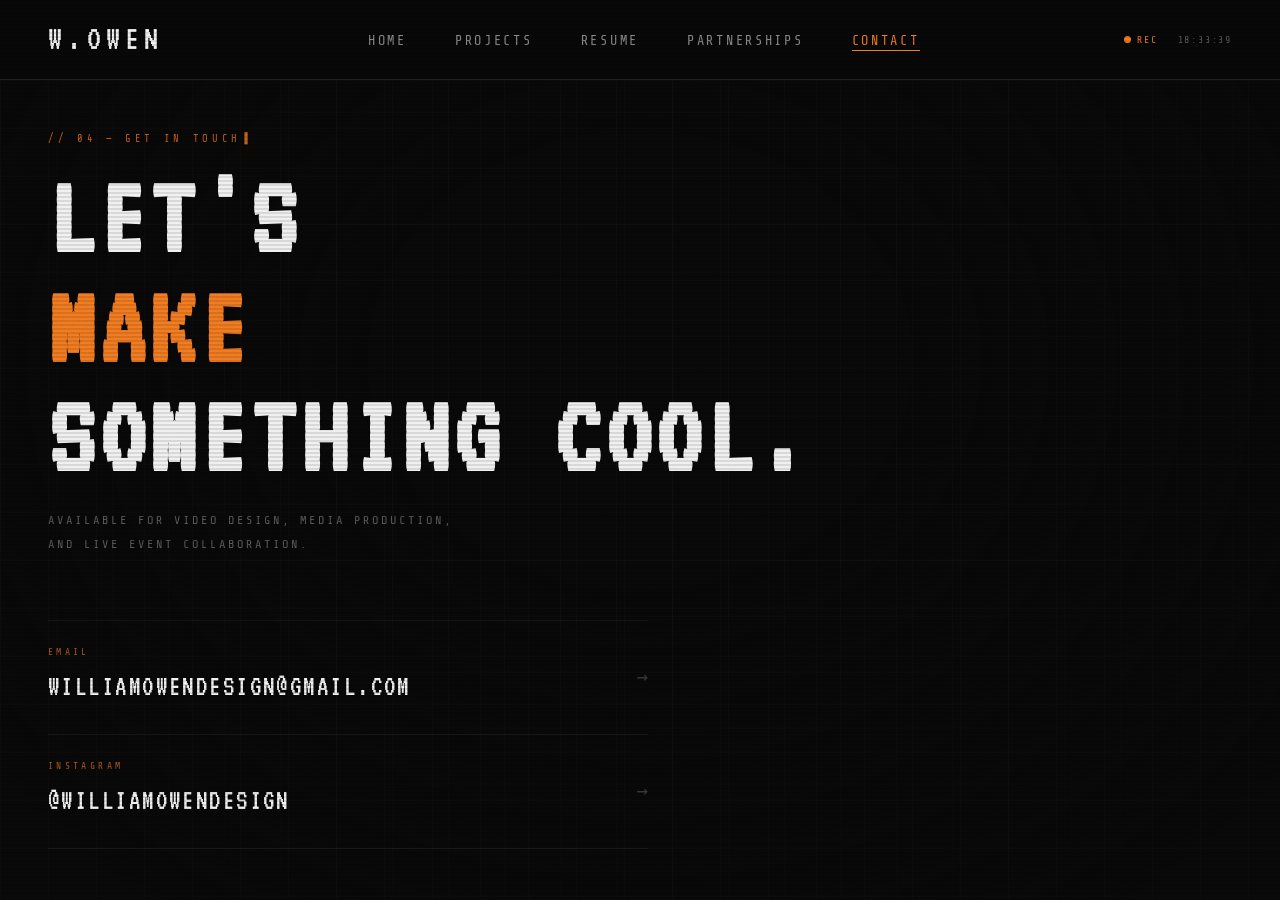
<file: contact.html>
<!DOCTYPE html>
<html lang="en">
<head>
  <meta charset="UTF-8" />
  <meta name="viewport" content="width=device-width, initial-scale=1.0" />
  <title>Contact — William Owen</title>
  <meta name="description" content="Video designer and production manager. Live theatre, projection mapping, and media integration in New York City." />

  <!-- Link preview (Open Graph + Twitter) -->
  <meta property="og:type" content="website" />
  <meta property="og:url" content="https://william-owen.com/contact.html" />
  <meta property="og:title" content="William Owen Design" />
  <meta property="og:description" content="Video designer and production manager. Live theatre, projection mapping, and media integration in New York City." />
  <meta property="og:image" content="https://william-owen.com/assets/images/og-image.png" />
  <meta property="og:image:width" content="1200" />
  <meta property="og:image:height" content="630" />
  <meta name="twitter:card" content="summary_large_image" />
  <meta name="twitter:title" content="William Owen Design" />
  <meta name="twitter:description" content="Video designer and production manager. Live theatre, projection mapping, and media integration in New York City." />
  <meta name="twitter:image" content="https://william-owen.com/assets/images/og-image.png" />

  <link rel="stylesheet" href="css/base.css" />
  <link rel="stylesheet" href="css/contact.css" />
</head>
<body>

  <nav>
    <a href="index.html" class="nav-logo glitch" data-text="W.OWEN">W.OWEN</a>
    <ul class="nav-links">
      <li><a href="index.html">Home</a></li>
      <li><a href="projects.html">Projects</a></li>
      <li><a href="resume.html">Resume</a></li>
      <li><a href="partnerships.html">Partnerships</a></li>
      <li><a href="contact.html">Contact</a></li>
    </ul>
    <div class="nav-status">
      <span class="rec">REC</span>
      <span data-clock>00:00:00</span>
    </div>
  </nav>

  <div class="bg-grid"></div>

  <div class="page-wrapper">
    <section class="contact-hero">
      <div class="contact-grid-bg"></div>

      <span class="section-label">// 04 — Get in touch</span>

      <h1>Let's<br><span>Make</span><br>Something Cool.</h1>

      <p class="contact-tagline">
        Available for video design, media production,<br>
        and live event collaboration.
      </p>

      <div class="contact-links">

        <a href="mailto:williamowendesign@gmail.com" class="contact-link-item">
          <div class="contact-link-left">
            <span class="contact-link-platform">Email</span>
            <span class="contact-link-handle">williamowendesign@gmail.com</span>
          </div>
          <span class="contact-link-arrow">→</span>
        </a>

        <a href="https://instagram.com/williamowendesign" target="_blank" rel="noopener" class="contact-link-item">
          <div class="contact-link-left">
            <span class="contact-link-platform">Instagram</span>
            <span class="contact-link-handle">@williamowendesign</span>
          </div>
          <span class="contact-link-arrow">→</span>
        </a>

      </div>
    </section>
  </div>

  <script src="js/nav.js"></script>
  <script src="js/fx.js"></script>
</body>
</html>
</file>
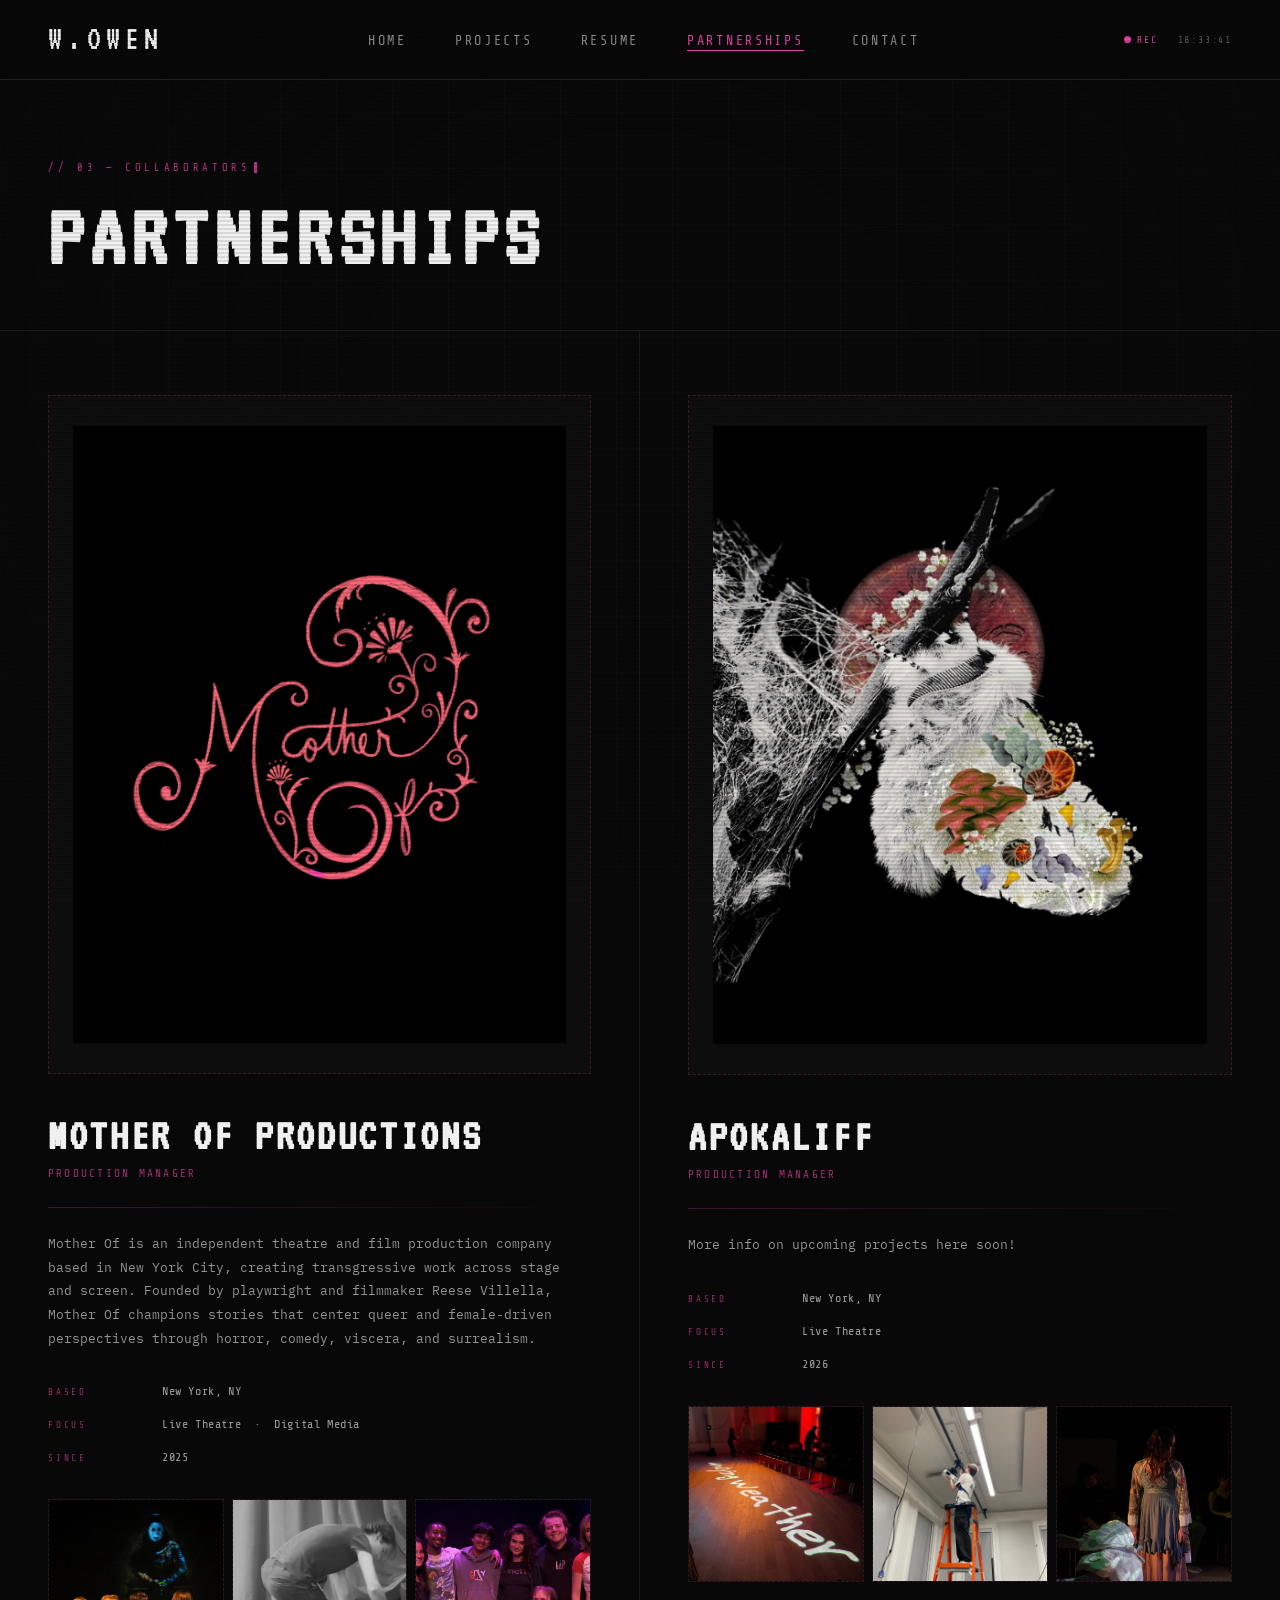
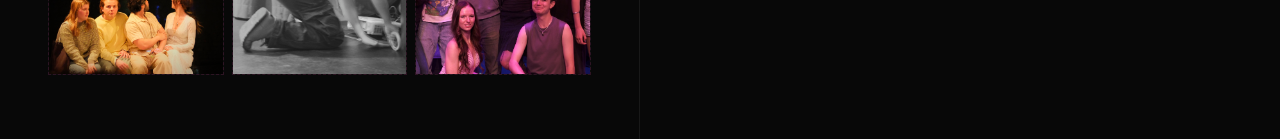
<file: partnerships.html>
<!DOCTYPE html>
<html lang="en">
<head>
  <meta charset="UTF-8" />
  <meta name="viewport" content="width=device-width, initial-scale=1.0" />
  <title>Partnerships — William Owen</title>
  <meta name="description" content="Video designer and production manager. Live theatre, projection mapping, and media integration in New York City." />

  <!-- Link preview (Open Graph + Twitter) -->
  <meta property="og:type" content="website" />
  <meta property="og:url" content="https://william-owen.com/partnerships.html" />
  <meta property="og:title" content="William Owen Design" />
  <meta property="og:description" content="Video designer and production manager. Live theatre, projection mapping, and media integration in New York City." />
  <meta property="og:image" content="https://william-owen.com/assets/images/og-image.png" />
  <meta property="og:image:width" content="1200" />
  <meta property="og:image:height" content="630" />
  <meta name="twitter:card" content="summary_large_image" />
  <meta name="twitter:title" content="William Owen Design" />
  <meta name="twitter:description" content="Video designer and production manager. Live theatre, projection mapping, and media integration in New York City." />
  <meta name="twitter:image" content="https://william-owen.com/assets/images/og-image.png" />

  <link rel="stylesheet" href="css/base.css" />
  <link rel="stylesheet" href="css/partnerships.css" />
</head>
<body>

  <nav>
    <a href="index.html" class="nav-logo glitch" data-text="W.OWEN">W.OWEN</a>
    <ul class="nav-links">
      <li><a href="index.html">Home</a></li>
      <li><a href="projects.html">Projects</a></li>
      <li><a href="resume.html">Resume</a></li>
      <li><a href="partnerships.html">Partnerships</a></li>
      <li><a href="contact.html">Contact</a></li>
    </ul>
    <div class="nav-status">
      <span class="rec">REC</span>
      <span data-clock>00:00:00</span>
    </div>
  </nav>

  <div class="bg-grid"></div>

  <div class="page-wrapper">

    <header class="partnerships-header">
      <span class="section-label">// 03 — Collaborators</span>
      <h1 class="glitch" data-text="Partnerships">Partnerships</h1>
    </header>

    <div class="partners-grid">

      <!-- PARTNER 01 -->
      <div class="partner-col" data-index="01">

        <div class="partner-image-wrap">
          <img src="assets/images/partners/mother-of.png" alt="Mother Of Productions" />
        </div>

        <h2 class="partner-name"><a href="https://www.motherofproductions.com/" target="_blank" rel="noopener">Mother Of Productions</a></h2>
        <p class="partner-tagline">Production Manager</p>

        <div class="partner-divider"></div>

        <p class="partner-description">Mother Of is an independent theatre and film production company based in New York City, creating transgressive work across stage and screen. Founded by playwright and filmmaker Reese Villella, Mother Of champions stories that center queer and female-driven perspectives through horror, comedy, viscera, and surrealism.</p>

        <div class="partner-details">
          <div class="partner-detail-row">
            <span class="partner-detail-label">Based</span>
            <span class="partner-detail-value">New York, NY</span>
          </div>
          <div class="partner-detail-row">
            <span class="partner-detail-label">Focus</span>
            <span class="partner-detail-value">Live Theatre &nbsp;·&nbsp; Digital Media</span>
          </div>
          <div class="partner-detail-row">
            <span class="partner-detail-label">Since</span>
            <span class="partner-detail-value">2025</span>
          </div>
        </div>

        <div class="partner-photos">
          <div class="partner-photo">
            <img src="assets/images/partners/mother-of-1.jpg" alt="" />
          </div>
          <div class="partner-photo">
            <img src="assets/images/partners/mother-of-2.jpg" alt="" />
          </div>
          <div class="partner-photo">
            <img src="assets/images/partners/mother-of-3.jpg" alt="" />
          </div>
        </div>

      </div><!-- end partner 01 -->

      <!-- PARTNER 02 -->
      <div class="partner-col" data-index="02">

        <div class="partner-image-wrap">
          <img src="assets/images/partners/apokaliff.png" alt="apokaliff" />
        </div>

        <h2 class="partner-name"><a href="https://www.instagram.com/apokaliff?utm_source=ig_web_button_share_sheet&amp;igsh=ZDNlZDc0MzIxNw==" target="_blank" rel="noopener">apokaliff</a></h2>
        <p class="partner-tagline">Production Manager</p>

        <div class="partner-divider"></div>

        <p class="partner-description">More info on upcoming projects here soon!</p>

        <div class="partner-details">
          <div class="partner-detail-row">
            <span class="partner-detail-label">Based</span>
            <span class="partner-detail-value">New York, NY</span>
          </div>
          <div class="partner-detail-row">
            <span class="partner-detail-label">Focus</span>
            <span class="partner-detail-value">Live Theatre</span>
          </div>
          <div class="partner-detail-row">
            <span class="partner-detail-label">Since</span>
            <span class="partner-detail-value">2026</span>
          </div>
        </div>

        <div class="partner-photos">
          <div class="partner-photo">
            <img src="assets/images/partners/apokaliff-1.jpg" alt="" />
          </div>
          <div class="partner-photo">
            <img src="assets/images/partners/apokaliff-2.jpg" alt="" />
          </div>
          <div class="partner-photo">
            <img src="assets/images/partners/apokaliff-3.jpg" alt="" />
          </div>
        </div>

      </div><!-- end partner 02 -->

    </div><!-- end partners-grid -->

  </div>

  <script src="js/nav.js"></script>
  <script src="js/fx.js"></script>
</body>
</html>
</file>
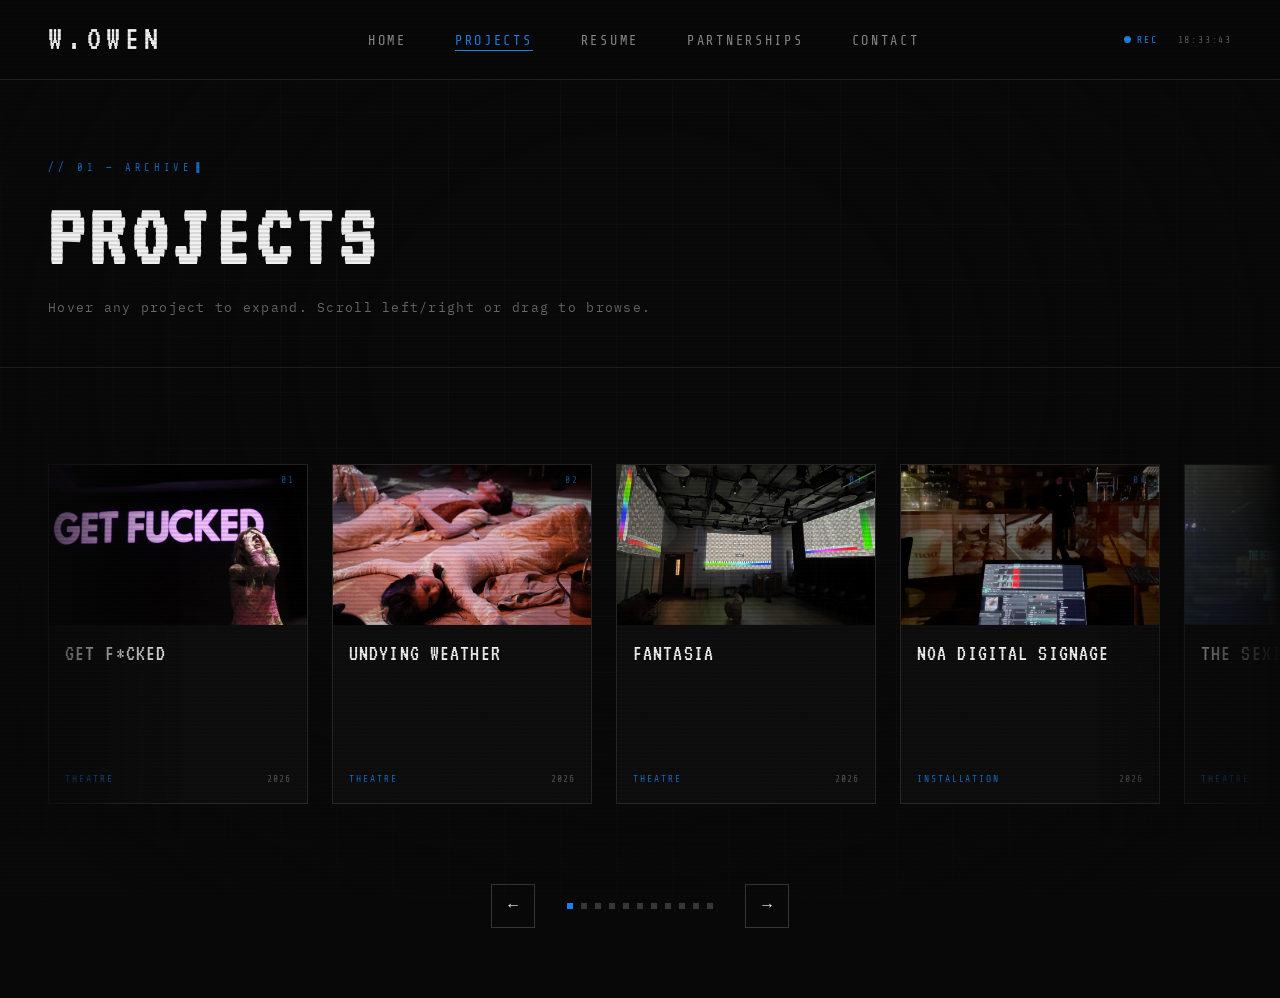
<file: projects.html>
<!DOCTYPE html>
<html lang="en">
<head>
  <meta charset="UTF-8" />
  <meta name="viewport" content="width=device-width, initial-scale=1.0" />
  <title>Projects — William Owen</title>
  <meta name="description" content="Video designer and production manager. Live theatre, projection mapping, and media integration in New York City." />

  <!-- Link preview (Open Graph + Twitter) -->
  <meta property="og:type" content="website" />
  <meta property="og:url" content="https://william-owen.com/projects.html" />
  <meta property="og:title" content="William Owen Design" />
  <meta property="og:description" content="Video designer and production manager. Live theatre, projection mapping, and media integration in New York City." />
  <meta property="og:image" content="https://william-owen.com/assets/images/og-image.png" />
  <meta property="og:image:width" content="1200" />
  <meta property="og:image:height" content="630" />
  <meta name="twitter:card" content="summary_large_image" />
  <meta name="twitter:title" content="William Owen Design" />
  <meta name="twitter:description" content="Video designer and production manager. Live theatre, projection mapping, and media integration in New York City." />
  <meta name="twitter:image" content="https://william-owen.com/assets/images/og-image.png" />

  <link rel="stylesheet" href="css/base.css" />
  <link rel="stylesheet" href="css/projects.css" />
</head>
<body>

  <nav>
    <a href="index.html" class="nav-logo glitch" data-text="W.OWEN">W.OWEN</a>
    <ul class="nav-links">
      <li><a href="index.html">Home</a></li>
      <li><a href="projects.html">Projects</a></li>
      <li><a href="resume.html">Resume</a></li>
      <li><a href="partnerships.html">Partnerships</a></li>
      <li><a href="contact.html">Contact</a></li>
    </ul>
    <div class="nav-status">
      <span class="rec">REC</span>
      <span data-clock>00:00:00</span>
    </div>
  </nav>

  <div class="bg-grid"></div>

  <div class="page-wrapper">

    <header class="projects-header">
      <span class="section-label">// 01 — Archive</span>
      <h1 class="glitch" data-text="Projects">Projects</h1>
      <p>Hover any project to expand. Scroll left/right or drag to browse.</p>
    </header>

    <!-- WHEEL -->
    <section class="wheel-section">
      <div class="wheel-track-wrapper">
        <div class="wheel-track">

          <!--
            ═══════════════════════════════════════════════════════════════════
            HOW TO ADD / EDIT PROJECTS
            ─────────────────────────────────────────────────────────────────
            Each .project-card block is one project. Copy/paste a block to add
            more. Fill in the data-* attributes — they populate the expanded
            panel automatically when you click the card.

            data-title       Project name (shown in panel header)
            data-type        e.g. "Video Design", "Projection Mapping"
            data-year        e.g. "2024"
            data-role        Your role, e.g. "Video Designer"
            data-venue       Venue / event name
            data-description A paragraph about the project
            data-credits     HTML string for the credits block (use <br> for line breaks)
            data-video       Path to a video file, e.g. assets/videos/project1.mp4
            data-image       Path to a thumbnail image, e.g. assets/images/project1.jpg
                             (data-video takes priority over data-image)

            CARD THUMBNAIL:
            Inside .project-card-thumb, replace the .project-card-thumb-placeholder
            div with an <img> or <video> tag pointing to your file.
            ═══════════════════════════════════════════════════════════════════
          -->

          <div class="project-card"
            data-title="Get F*cked"
            data-type="Theatre"
            data-year="2026"
            data-role="Video Integration"
            data-venue="The Tank"
            data-description="LED signage, on a budget! A predetermined template, one projector, and nine letters cut precisely out of foam. A full show's worth of animations and video content was then projected precisely onto these letters, including dynamic dance visuals during high energy and transitional moments."
            data-credits="<strong>Media Design:</strong> William Owen<br><strong>Direction:</strong> Reese Villella"
            data-video="assets/videos/get-fucked/video.mp4">
            <div class="project-card-thumb">
              <img src="assets/images/get-fucked/thumbnail.jpg" alt="Get F*cked" />
            </div>
            <span class="project-card-index">01</span>
            <div class="project-card-body">
              <div class="project-card-title">Get F*cked</div>
              <div class="project-card-meta">
                <span class="project-card-type">Theatre</span>
                <span class="project-card-year">2026</span>
              </div>
            </div>
          </div>

          <div class="project-card"
            data-title="Undying Weather"
            data-type="Theatre"
            data-year="2026"
            data-role="Video Integration"
            data-venue="Playwrights Horizons Theater School"
            data-description="Full stage floor projections for an entire 45 minute one act play. Using three projectors and a video wall controller, a 30' x 10' stage was able to be covered with abstract and immersive visuals for this play in the round. Calmer moments of the piece included nature inspired visuals, whilst moments of intensity called for more dramatic projections, including a full two minute thunderstorm movement sequence."
            data-credits="<strong>Media Design:</strong> Crystal Zhao &amp; William Owen<br><strong>Direction:</strong> Ahreumbi Rew"
            data-video="assets/videos/undying-weather/video.mp4">
            <div class="project-card-thumb">
              <img src="assets/images/undying-weather/thumbnail.jpg" alt="Undying Weather" />
            </div>
            <span class="project-card-index">02</span>
            <div class="project-card-body">
              <div class="project-card-title">Undying Weather</div>
              <div class="project-card-meta">
                <span class="project-card-type">Theatre</span>
                <span class="project-card-year">2026</span>
              </div>
            </div>
          </div>

          <div class="project-card"
            data-title="Fantasia"
            data-type="Theatre"
            data-year="2026"
            data-role="Live Video Integration"
            data-venue="Playwrights Horizons Theater School"
            data-description="Immersive and engaging visuals projected onto three walls of a black box space, creating an electric environment for music, dance, and monologues. Three projectors positioned in different areas of the space allowed for near total wall coverage. Media design included a series of poignant short films as well as dynamic nightclub style visuals. A wireless mobile camera also allowed for the realtime integration of dancers and audience members in the visual design."
            data-credits="<strong>Media Design:</strong> Ricky Bizzaro &amp; William Owen<br><strong>Direction:</strong> Ricky Bizzaro"
            data-video="assets/videos/fantasia/video.mp4">
            <div class="project-card-thumb">
              <img src="assets/images/fantasia/thumbnail.jpg" alt="Fantasia" />
            </div>
            <span class="project-card-index">03</span>
            <div class="project-card-body">
              <div class="project-card-title">Fantasia</div>
              <div class="project-card-meta">
                <span class="project-card-type">Theatre</span>
                <span class="project-card-year">2026</span>
              </div>
            </div>
          </div>

          <div class="project-card"
            data-title="noa Digital Signage"
            data-type="Installation"
            data-year="2026"
            data-role="Video Integration"
            data-venue="noa, a bakery"
            data-description="Permanent installation at &ldquo;noa, a bakery&rdquo; in the West Village, displayed overnight whilst the store is closed. A single projector mounted discreetly in the customer area allows for media to be projected on the entirety of the bar. Content is mapped to the specific contours of the wooden panels, allowing for a sleek segmented look. Content was mapped in the space with Resolume Arena and then exported to run permanently off a digital signage controller."
            data-credits="<strong>Media Design:</strong> Jasmin Frisk &amp; William Owen<br><strong>Direction:</strong> Nicki Dehghani &amp; Jasmin Frisk"
            data-video="assets/videos/noa-digital-signage/video.mp4">
            <div class="project-card-thumb">
              <img src="assets/images/noa-digital-signage/thumbnail.jpg" alt="noa Digital Signage" />
            </div>
            <span class="project-card-index">04</span>
            <div class="project-card-body">
              <div class="project-card-title">noa Digital Signage</div>
              <div class="project-card-meta">
                <span class="project-card-type">Installation</span>
                <span class="project-card-year">2026</span>
              </div>
            </div>
          </div>

          <div class="project-card"
            data-title="The Sexiest Man Alive"
            data-type="Theatre"
            data-year="2026"
            data-role="Video Design"
            data-venue="The Wild Project"
            data-description="Transitional visuals and short video interludes for a full length musical at New York City Fringe Festival. Visuals were integrated into the larger audio/visual file for the show, allowing for a single board operator across both departments. Visual integration was able to add an additional level of production value in a fringe environment tight on time and budget."
            data-credits="<strong>Media Design:</strong> William Owen<br><strong>Direction:</strong> Eleni Lefakis"
            data-video="assets/videos/sexiest-man-alive/video.mp4">
            <div class="project-card-thumb">
              <img src="assets/images/sexiest-man-alive/thumbnail.jpg" alt="The Sexiest Man Alive" />
            </div>
            <span class="project-card-index">05</span>
            <div class="project-card-body">
              <div class="project-card-title">The Sexiest Man Alive</div>
              <div class="project-card-meta">
                <span class="project-card-type">Theatre</span>
                <span class="project-card-year">2026</span>
              </div>
            </div>
          </div>

          <div class="project-card"
            data-title="Get Fundraised"
            data-type="Event"
            data-year="2026"
            data-role="Video Integration"
            data-venue="The Maybury"
            data-description="Full audio, visual, and lighting production for a fundraising event on midtown rooftop. Custom graphics adorned intricately mapped areas of the structure, whilst audio included multiple inputs including several wireless microphones. Quick thinking and adaptation was necessary to transfer the entire production setup inside due to inclement weather mid event."
            data-credits="<strong>Media Design:</strong> William Owen<br><strong>Direction:</strong> Reese Villella"
            data-video="assets/videos/get-fundraised/video.mp4">
            <div class="project-card-thumb">
              <img src="assets/images/get-fundraised/thumbnail.jpg" alt="Get Fundraised" />
            </div>
            <span class="project-card-index">06</span>
            <div class="project-card-body">
              <div class="project-card-title">Get Fundraised</div>
              <div class="project-card-meta">
                <span class="project-card-type">Event</span>
                <span class="project-card-year">2026</span>
              </div>
            </div>
          </div>

          <div class="project-card"
            data-title="LOSERS"
            data-type="Theatre"
            data-year="2025"
            data-role="Live Video Integration"
            data-venue="The Rat"
            data-description="Single projector setup in a tight blackbox space, projections mapped onto nearly a dozen independently controlled surfaces including components of the set and structural elements of the theater. A jailbroken Ring camera integral to the plot was integrated into the video design, allowing for a live feed to be captured and projected into the space, including &ldquo;night vision&rdquo; elements in near total darkness."
            data-credits="<strong>Media Design:</strong> William Owen<br><strong>Direction:</strong> Mimi Schlecht"
            data-video="assets/videos/losers/video.mp4">
            <div class="project-card-thumb">
              <img src="assets/images/losers/thumbnail.jpg" alt="LOSERS" />
            </div>
            <span class="project-card-index">07</span>
            <div class="project-card-body">
              <div class="project-card-title">LOSERS</div>
              <div class="project-card-meta">
                <span class="project-card-type">Theatre</span>
                <span class="project-card-year">2025</span>
              </div>
            </div>
          </div>

          <div class="project-card"
            data-title="Swinewomb"
            data-type="Theatre"
            data-year="2025"
            data-role="Video Integration"
            data-venue="The Red Pavillion"
            data-description="Stage management and visual design for full length play premiere in an iconic Brooklyn venue. Haze elements allowed for stylistic interactions with projections. Content displayed from a single projector unit integrated in the set and onto velvet curtains in view of audience."
            data-credits="<strong>Media Design:</strong> William Owen<br><strong>Direction:</strong> Reese Villella &amp; Jacksyn Ivy Jayne"
            data-video="assets/videos/swinewomb/video.mp4">
            <div class="project-card-thumb">
              <img src="assets/images/swinewomb/thumbnail.jpg" alt="Swinewomb" />
            </div>
            <span class="project-card-index">08</span>
            <div class="project-card-body">
              <div class="project-card-title">Swinewomb</div>
              <div class="project-card-meta">
                <span class="project-card-type">Theatre</span>
                <span class="project-card-year">2025</span>
              </div>
            </div>
          </div>

          <div class="project-card"
            data-title="Moonstone Orchard"
            data-type="Theatre"
            data-year="2025"
            data-role="Video Design"
            data-venue="The Tank"
            data-description="Digital backdrops and video integration for a full horror length play. Three week turnaround from casting to show meant that digital media was the primary source of scenic design. Eerie moments in the text were accentuated by unsettling visuals, including some minor jump scares."
            data-credits="<strong>Media Design:</strong> William Owen<br><strong>Direction:</strong> Reese Villella"
            data-video="assets/videos/moonstone-orchard/video.mp4">
            <div class="project-card-thumb">
              <img src="assets/images/moonstone-orchard/thumbnail.jpg" alt="Moonstone Orchard" />
            </div>
            <span class="project-card-index">09</span>
            <div class="project-card-body">
              <div class="project-card-title">Moonstone Orchard</div>
              <div class="project-card-meta">
                <span class="project-card-type">Theatre</span>
                <span class="project-card-year">2025</span>
              </div>
            </div>
          </div>

          <div class="project-card"
            data-title="Halloween BLVD"
            data-type="Event"
            data-year="2025"
            data-role="Live Video Integration"
            data-venue="Soho"
            data-description="Completely mobile live camera and projector setup for seasonal event in Soho. Live camera feed integrated in Resolume with a variety of selectable graphics, controlled via external MIDI device. Content then redisplayed on the floor via portable projector included in handheld unit. A single wearer/operator able to utilize the entire setup, making for an excellent homage to a piece of Broadway history."
            data-credits="<strong>Media Design:</strong> William Owen">
            <div class="project-card-thumb">
              <img src="assets/images/halloween-blvd/thumbnail.jpg" alt="Halloween BLVD" />
            </div>
            <span class="project-card-index">10</span>
            <div class="project-card-body">
              <div class="project-card-title">Halloween BLVD</div>
              <div class="project-card-meta">
                <span class="project-card-type">Event</span>
                <span class="project-card-year">2025</span>
              </div>
            </div>
          </div>

          <div class="project-card"
            data-title="Lost in the World"
            data-type="Dance"
            data-year="2025"
            data-role="Video Design"
            data-venue="Clarice Smith Performing Arts Center"
            data-description="Audio reactive visuals generated using Touchdesigner for a 10 minute dance thesis at the University of Maryland. Graphics synced with music filled the entire back wall, providing a dynamic backdrop accentuating dancer performances. Performers provided childhood clips of their introductions to dance, allowing for an emotional, nostalgia inducing video sequence."
            data-credits="<strong>Media Design:</strong> William Owen<br><strong>Direction:</strong> Charlotte Owen"
            data-video="assets/videos/lost-in-the-world/video.mp4">
            <div class="project-card-thumb">
              <img src="assets/images/lost-in-the-world/thumbnail.jpg" alt="Lost in the World" />
            </div>
            <span class="project-card-index">11</span>
            <div class="project-card-body">
              <div class="project-card-title">Lost in the World</div>
              <div class="project-card-meta">
                <span class="project-card-type">Dance</span>
                <span class="project-card-year">2025</span>
              </div>
            </div>
          </div>

        </div><!-- end .wheel-track -->
      </div><!-- end .wheel-track-wrapper -->

      <div class="wheel-controls">
        <button class="wheel-btn" id="wheel-prev">&#8592;</button>
        <div class="wheel-dots"></div>
        <button class="wheel-btn" id="wheel-next">&#8594;</button>
      </div>
    </section>

    <!-- EXPANDED PANEL (populated by JS) -->
    <div class="project-panel">
      <div class="panel-inner">
        <button class="panel-close">[ CLOSE ]</button>

        <div class="panel-media">
          <div class="panel-media-placeholder">▷<br>media coming soon</div>
        </div>

        <div class="panel-info">
          <h2 class="panel-title"></h2>

          <div class="panel-meta-row">
            <div class="panel-meta-item">
              <span class="panel-meta-label">Type</span>
              <span class="panel-meta-value" data-panel-type></span>
            </div>
            <div class="panel-meta-item">
              <span class="panel-meta-label">Year</span>
              <span class="panel-meta-value" data-panel-year></span>
            </div>
            <div class="panel-meta-item">
              <span class="panel-meta-label">Role</span>
              <span class="panel-meta-value" data-panel-role></span>
            </div>
            <div class="panel-meta-item">
              <span class="panel-meta-label">Venue</span>
              <span class="panel-meta-value" data-panel-venue></span>
            </div>
          </div>

          <p class="panel-description"></p>

          <div class="panel-credits"></div>
        </div>
      </div>
    </div>

  </div>

  <script src="js/nav.js"></script>
  <script src="js/projects.js"></script>
  <script src="js/slideshow.js"></script>
  <script src="js/fx.js"></script>
</body>
</html>
</file>
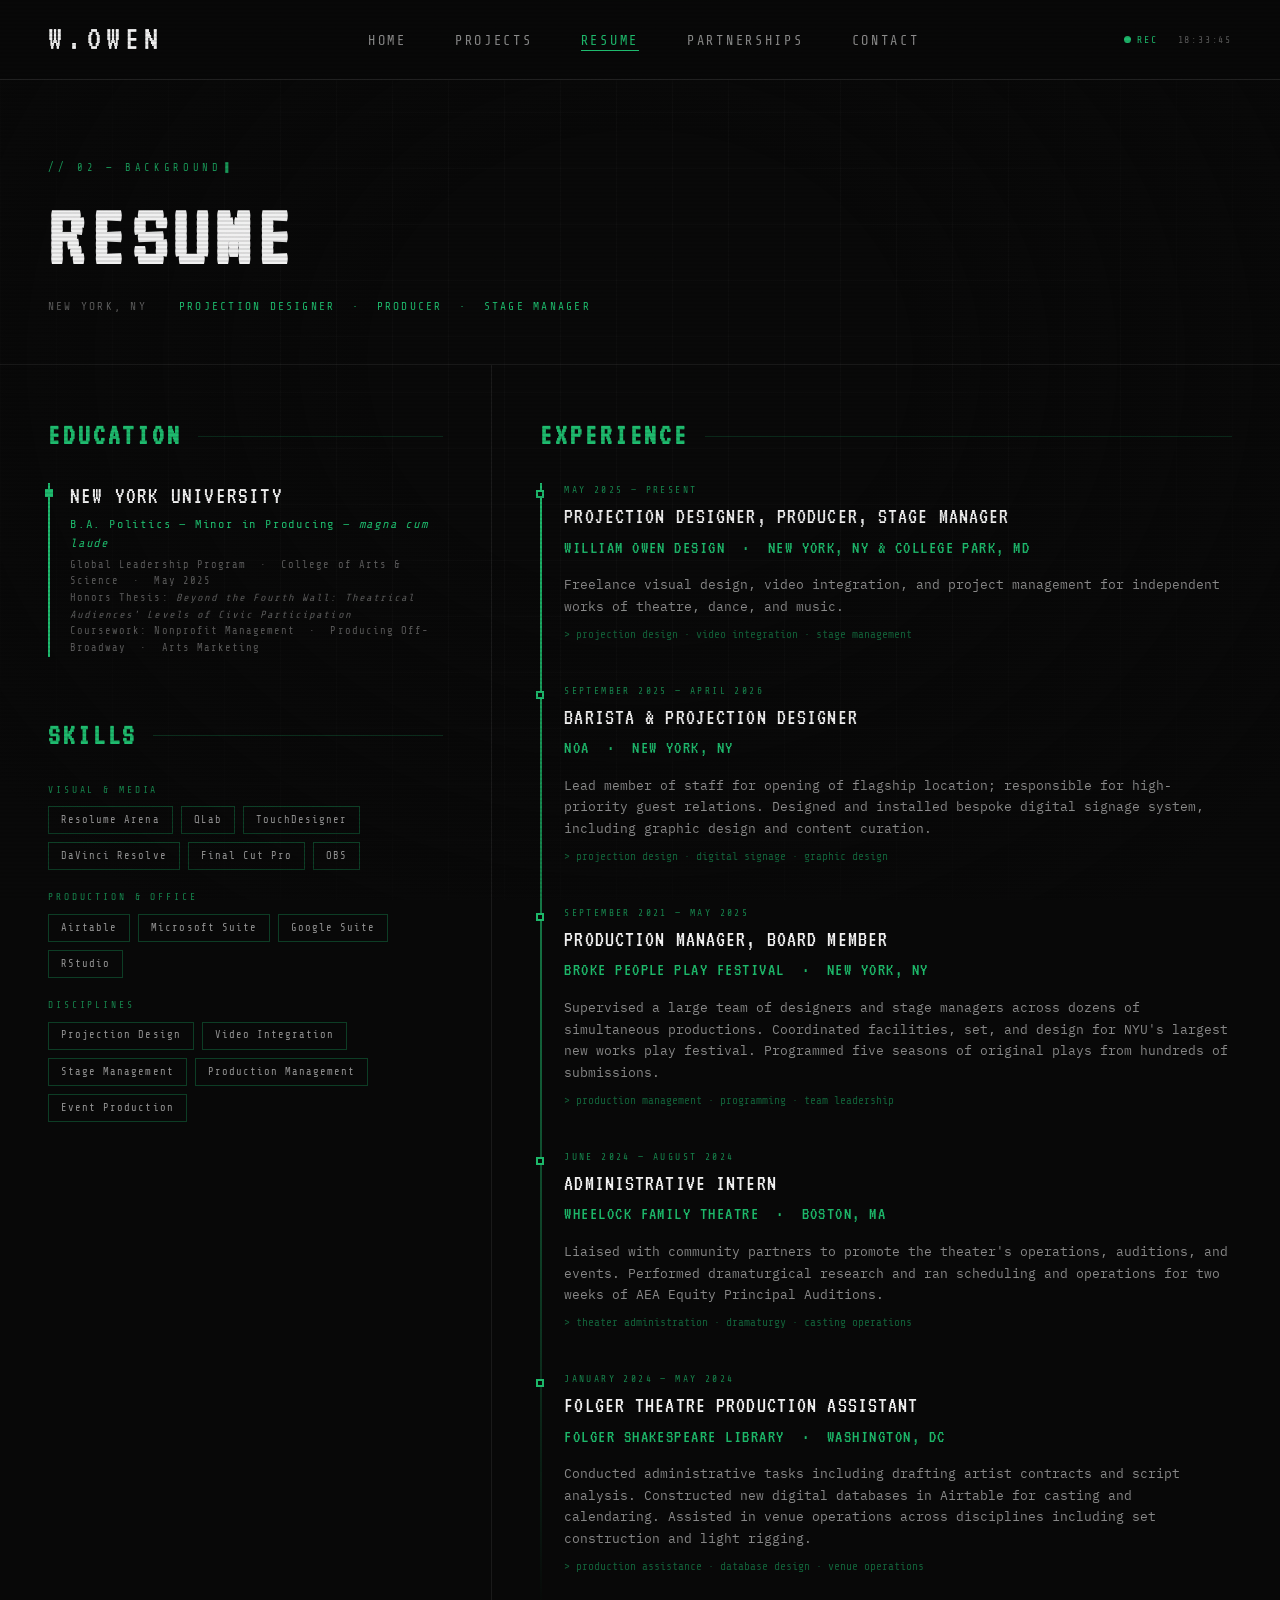
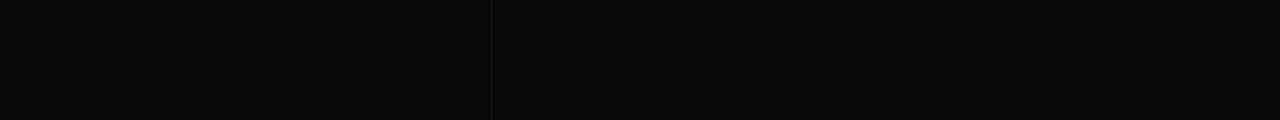
<file: resume.html>
<!DOCTYPE html>
<html lang="en">
<head>
  <meta charset="UTF-8" />
  <meta name="viewport" content="width=device-width, initial-scale=1.0" />
  <title>Resume — William Owen</title>
  <meta name="description" content="Video designer and production manager. Live theatre, projection mapping, and media integration in New York City." />

  <!-- Link preview (Open Graph + Twitter) -->
  <meta property="og:type" content="website" />
  <meta property="og:url" content="https://william-owen.com/resume.html" />
  <meta property="og:title" content="William Owen Design" />
  <meta property="og:description" content="Video designer and production manager. Live theatre, projection mapping, and media integration in New York City." />
  <meta property="og:image" content="https://william-owen.com/assets/images/og-image.png" />
  <meta property="og:image:width" content="1200" />
  <meta property="og:image:height" content="630" />
  <meta name="twitter:card" content="summary_large_image" />
  <meta name="twitter:title" content="William Owen Design" />
  <meta name="twitter:description" content="Video designer and production manager. Live theatre, projection mapping, and media integration in New York City." />
  <meta name="twitter:image" content="https://william-owen.com/assets/images/og-image.png" />

  <link rel="stylesheet" href="css/base.css" />
  <link rel="stylesheet" href="css/resume.css" />
</head>
<body>

  <nav>
    <a href="index.html" class="nav-logo glitch" data-text="W.OWEN">W.OWEN</a>
    <ul class="nav-links">
      <li><a href="index.html">Home</a></li>
      <li><a href="projects.html">Projects</a></li>
      <li><a href="resume.html">Resume</a></li>
      <li><a href="partnerships.html">Partnerships</a></li>
      <li><a href="contact.html">Contact</a></li>
    </ul>
    <div class="nav-status">
      <span class="rec">REC</span>
      <span data-clock>00:00:00</span>
    </div>
  </nav>

  <div class="bg-grid"></div>

  <div class="page-wrapper">

    <header class="resume-header">
      <span class="section-label">// 02 — Background</span>
      <h1 class="glitch" data-text="Resume">Resume</h1>
      <div class="resume-header-sub">
        <span>New York, NY</span>
        <span class="highlight">Projection Designer &nbsp;·&nbsp; Producer &nbsp;·&nbsp; Stage Manager</span>
        <!--
          ADD A PDF RESUME LINK:
          Upload your resume PDF to assets/ and update the href below.
        -->
        <!-- <a href="assets/william-owen-resume.pdf" class="resume-download" target="_blank" download>↓ Download PDF</a> -->
      </div>
    </header>

    <div class="resume-grid">

      <!-- LEFT COLUMN: Education + Skills -->
      <div class="resume-col">

        <section class="resume-section">
          <h2 class="resume-section-title">Education</h2>

          <div class="edu-item">
            <div class="edu-school">New York University</div>
            <div class="edu-degree">B.A. Politics &mdash; Minor in Producing &mdash; <em>magna cum laude</em></div>
            <div class="edu-details">
              Global Leadership Program &nbsp;·&nbsp; College of Arts &amp; Science &nbsp;·&nbsp; May 2025<br>
              Honors Thesis: <em>Beyond the Fourth Wall: Theatrical Audiences' Levels of Civic Participation</em><br>
              Coursework: Nonprofit Management &nbsp;·&nbsp; Producing Off-Broadway &nbsp;·&nbsp; Arts Marketing
            </div>
          </div>
        </section>

        <section class="resume-section">
          <h2 class="resume-section-title">Skills</h2>

          <div class="skills-grid">

            <div>
              <div class="skill-group-label">Visual &amp; Media</div>
              <div class="skill-tags">
                <span class="skill-tag">Resolume Arena</span>
                <span class="skill-tag">QLab</span>
                <span class="skill-tag">TouchDesigner</span>
                <span class="skill-tag">DaVinci Resolve</span>
                <span class="skill-tag">Final Cut Pro</span>
                <span class="skill-tag">OBS</span>
              </div>
            </div>

            <div>
              <div class="skill-group-label">Production &amp; Office</div>
              <div class="skill-tags">
                <span class="skill-tag">Airtable</span>
                <span class="skill-tag">Microsoft Suite</span>
                <span class="skill-tag">Google Suite</span>
                <span class="skill-tag">RStudio</span>
              </div>
            </div>

            <div>
              <div class="skill-group-label">Disciplines</div>
              <div class="skill-tags">
                <span class="skill-tag">Projection Design</span>
                <span class="skill-tag">Video Integration</span>
                <span class="skill-tag">Stage Management</span>
                <span class="skill-tag">Production Management</span>
                <span class="skill-tag">Event Production</span>
              </div>
            </div>

          </div>
        </section>

      </div><!-- end left col -->

      <!-- RIGHT COLUMN: Experience -->
      <div class="resume-col">

        <section class="resume-section">
          <h2 class="resume-section-title">Experience</h2>

          <div class="timeline">

            <div class="timeline-item">
              <div class="timeline-date">May 2025 — Present</div>
              <div class="timeline-role">Projection Designer, Producer, Stage Manager</div>
              <div class="timeline-org">William Owen Design &nbsp;·&nbsp; New York, NY &amp; College Park, MD</div>
              <p class="timeline-desc">
                Freelance visual design, video integration, and project management for independent works of theatre, dance, and music.
              </p>
              <p class="terminal-prompt">projection design · video integration · stage management</p>
            </div>

            <div class="timeline-item">
              <div class="timeline-date">September 2025 — April 2026</div>
              <div class="timeline-role">Barista &amp; Projection Designer</div>
              <div class="timeline-org">NOA &nbsp;·&nbsp; New York, NY</div>
              <p class="timeline-desc">
                Lead member of staff for opening of flagship location; responsible for high-priority guest relations. Designed and installed bespoke digital signage system, including graphic design and content curation.
              </p>
              <p class="terminal-prompt">projection design · digital signage · graphic design</p>
            </div>

            <div class="timeline-item">
              <div class="timeline-date">September 2021 — May 2025</div>
              <div class="timeline-role">Production Manager, Board Member</div>
              <div class="timeline-org">Broke People Play Festival &nbsp;·&nbsp; New York, NY</div>
              <p class="timeline-desc">
                Supervised a large team of designers and stage managers across dozens of simultaneous productions. Coordinated facilities, set, and design for NYU's largest new works play festival. Programmed five seasons of original plays from hundreds of submissions.
              </p>
              <p class="terminal-prompt">production management · programming · team leadership</p>
            </div>

            <div class="timeline-item">
              <div class="timeline-date">June 2024 — August 2024</div>
              <div class="timeline-role">Administrative Intern</div>
              <div class="timeline-org">Wheelock Family Theatre &nbsp;·&nbsp; Boston, MA</div>
              <p class="timeline-desc">
                Liaised with community partners to promote the theater's operations, auditions, and events. Performed dramaturgical research and ran scheduling and operations for two weeks of AEA Equity Principal Auditions.
              </p>
              <p class="terminal-prompt">theater administration · dramaturgy · casting operations</p>
            </div>

            <div class="timeline-item">
              <div class="timeline-date">January 2024 — May 2024</div>
              <div class="timeline-role">Folger Theatre Production Assistant</div>
              <div class="timeline-org">Folger Shakespeare Library &nbsp;·&nbsp; Washington, DC</div>
              <p class="timeline-desc">
                Conducted administrative tasks including drafting artist contracts and script analysis. Constructed new digital databases in Airtable for casting and calendaring. Assisted in venue operations across disciplines including set construction and light rigging.
              </p>
              <p class="terminal-prompt">production assistance · database design · venue operations</p>
            </div>

          </div>
        </section>

      </div><!-- end right col -->

    </div><!-- end resume-grid -->

  </div>

  <script src="js/nav.js"></script>
  <script src="js/fx.js"></script>
</body>
</html>
</file>
<file: css/base.css>
@import url('https://fonts.googleapis.com/css2?family=Share+Tech+Mono&family=VT323&family=IBM+Plex+Mono:wght@300;400;500&display=swap');

*, *::before, *::after {
  box-sizing: border-box;
  margin: 0;
  padding: 0;
}

:root {
  --black: #080808;
  --white: #f0f0f0;
  --accent: #ffffff;
  --font-display: 'VT323', monospace;
  --font-mono: 'Share Tech Mono', monospace;
  --font-body: 'IBM Plex Mono', monospace;
}

html {
  scroll-behavior: smooth;
}

body {
  background-color: var(--black);
  color: var(--white);
  font-family: var(--font-body);
  font-size: 16px;
  line-height: 1.6;
  min-height: 100vh;
  overflow-x: hidden;
}

/* ── NAVIGATION ── */
nav {
  position: fixed;
  top: 0;
  left: 0;
  width: 100%;
  z-index: 1000;
  display: flex;
  align-items: center;
  justify-content: space-between;
  padding: 0 3rem;
  height: 80px;
  background: rgba(8, 8, 8, 0.94);
  border-bottom: 1px solid rgba(240, 240, 240, 0.1);
  backdrop-filter: blur(6px);
}

.nav-logo {
  font-family: var(--font-display);
  font-size: 2.2rem;
  letter-spacing: 0.15em;
  color: var(--white);
  text-decoration: none;
  text-transform: uppercase;
}

.nav-links {
  display: flex;
  gap: 3rem;
  list-style: none;
}

.nav-links a {
  font-family: var(--font-mono);
  font-size: 0.85rem;
  letter-spacing: 0.2em;
  text-transform: uppercase;
  text-decoration: none;
  color: rgba(240, 240, 240, 0.55);
  transition: color 0.2s ease;
  position: relative;
}

.nav-links a::after {
  content: '';
  position: absolute;
  bottom: -3px;
  left: 0;
  width: 0;
  height: 1px;
  background: var(--page-accent, var(--white));
  transition: width 0.25s ease;
}

.nav-links a:hover,
.nav-links a.active {
  color: var(--page-accent, var(--white));
}

.nav-links a:hover::after,
.nav-links a.active::after {
  width: 100%;
}

/* ── SCANLINE OVERLAY ── */
body::before {
  content: '';
  pointer-events: none;
  position: fixed;
  inset: 0;
  z-index: 9998;
  background: repeating-linear-gradient(
    0deg,
    transparent,
    transparent 2px,
    rgba(0, 0, 0, 0.1) 2px,
    rgba(0, 0, 0, 0.1) 4px
  );
}

/* ── NOISE / GRAIN OVERLAY ── */
body::after {
  content: '';
  pointer-events: none;
  position: fixed;
  inset: 0;
  z-index: 9999;
  opacity: 0.18;
  background-image: url("data:image/svg+xml,%3Csvg viewBox='0 0 256 256' xmlns='http://www.w3.org/2000/svg'%3E%3Cfilter id='noise'%3E%3CfeTurbulence type='fractalNoise' baseFrequency='0.85' numOctaves='4' stitchTiles='stitch'/%3E%3C/filter%3E%3Crect width='100%25' height='100%25' filter='url(%23noise)'/%3E%3C/svg%3E");
  background-size: 160px 160px;
  mix-blend-mode: overlay;
  animation: grain-shift 0.35s steps(1) infinite;
}

@keyframes grain-shift {
  0%   { background-position: 0 0; }
  14%  { background-position: -40px 20px; }
  28%  { background-position: 20px -30px; }
  42%  { background-position: -25px -15px; }
  57%  { background-position: 35px 10px; }
  71%  { background-position: -10px 35px; }
  85%  { background-position: 15px -10px; }
  100% { background-position: -20px 5px; }
}

/* ── GLITCH TEXT ── */
.glitch {
  position: relative;
  display: inline-block;
}

.glitch::before,
.glitch::after {
  content: attr(data-text);
  position: absolute;
  top: 0;
  left: 0;
  width: 100%;
  height: 100%;
  opacity: 0;
}

.glitch:hover::before {
  animation: glitch-before 0.3s steps(2) forwards;
  color: var(--page-accent, var(--white));
  clip-path: polygon(0 20%, 100% 20%, 100% 40%, 0 40%);
  transform: translate(-2px, 0);
  opacity: 1;
}

.glitch:hover::after {
  animation: glitch-after 0.3s steps(2) forwards;
  color: rgba(240, 240, 240, 0.4);
  clip-path: polygon(0 60%, 100% 60%, 100% 80%, 0 80%);
  transform: translate(2px, 0);
  opacity: 1;
}

@keyframes glitch-before {
  0%   { transform: translate(-2px, 0); }
  50%  { transform: translate(2px, -1px); }
  100% { transform: translate(-1px, 0); }
}

@keyframes glitch-after {
  0%   { transform: translate(2px, 0); }
  50%  { transform: translate(-2px, 1px); }
  100% { transform: translate(1px, 0); }
}

/* ── FLICKER ANIMATION ── */
@keyframes flicker {
  0%, 96%, 100% { opacity: 1; }
  97%            { opacity: 0.7; }
  98%            { opacity: 1; }
  99%            { opacity: 0.6; }
}

/* ── PAGE WRAPPER ── */
.page-wrapper {
  padding-top: 80px;
  min-height: 100vh;
}

/* ── SECTION LABEL ── */
.section-label {
  display: block;
  font-family: var(--font-mono);
  font-size: 0.65rem;
  letter-spacing: 0.35em;
  text-transform: uppercase;
  color: var(--page-accent, var(--white));
  margin-bottom: 1rem;
  opacity: 0.8;
}

/* ── ACCENT LINE ── */
.accent-line {
  width: 48px;
  height: 2px;
  background: var(--page-accent, var(--white));
  margin: 1rem 0 2rem;
}

/* ── SCROLLBAR ── */
::-webkit-scrollbar { width: 4px; }
::-webkit-scrollbar-track { background: var(--black); }
::-webkit-scrollbar-thumb { background: var(--page-accent, #333); }

/* ── ANIMATED BACKGROUND GRID ── */
.bg-grid {
  position: fixed;
  inset: 0;
  z-index: -1;
  pointer-events: none;
  background-image:
    linear-gradient(rgba(240, 240, 240, 0.025) 1px, transparent 1px),
    linear-gradient(90deg, rgba(240, 240, 240, 0.025) 1px, transparent 1px);
  background-size: 56px 56px;
  animation: grid-drift 24s linear infinite;
}

.bg-grid::after {
  content: '';
  position: absolute;
  inset: 0;
  background: radial-gradient(ellipse at 50% 40%, transparent 30%, var(--black) 90%);
}

@keyframes grid-drift {
  from { background-position: 0 0; }
  to   { background-position: 0 56px; }
}

/* horizontal accent sweep that travels down the screen */
.bg-grid::before {
  content: '';
  position: absolute;
  left: 0;
  width: 100%;
  height: 1px;
  background: linear-gradient(90deg, transparent, var(--page-accent, #555), transparent);
  opacity: 0.12;
  animation: sweep-down 9s linear infinite;
}

@keyframes sweep-down {
  0%   { top: -2%; }
  100% { top: 102%; }
}

/* ── CRT POWER-ON (page load) ── */
.page-wrapper {
  animation: crt-on 0.55s steps(3) 1;
}

@keyframes crt-on {
  0%   { opacity: 0;    filter: brightness(3) contrast(2); }
  35%  { opacity: 0.4;  filter: brightness(2); }
  60%  { opacity: 0.85; filter: brightness(1.4); }
  100% { opacity: 1;    filter: none; }
}

/* ── NAV STATUS CLUSTER ── */
.nav-status {
  display: flex;
  align-items: center;
  gap: 1.25rem;
  font-family: var(--font-mono);
  font-size: 0.62rem;
  letter-spacing: 0.18em;
  color: rgba(240, 240, 240, 0.35);
}

.nav-status .rec {
  display: flex;
  align-items: center;
  gap: 0.4rem;
  color: var(--page-accent, var(--white));
}

.nav-status .rec::before {
  content: '';
  width: 7px;
  height: 7px;
  border-radius: 50%;
  background: var(--page-accent, #e63030);
  animation: rec-blink 1.4s steps(1) infinite;
}

@keyframes rec-blink {
  0%, 100% { opacity: 1; }
  50%      { opacity: 0.15; }
}

@media (max-width: 900px) {
  .nav-status { display: none; }
}

/* ── MOBILE NAV: scrollable page-select bar ── */
@media (max-width: 720px) {
  nav {
    padding: 0 1rem;
    gap: 1rem;
  }

  .nav-logo {
    font-size: 1.7rem;
    flex-shrink: 0;
  }

  .nav-links {
    gap: 1.5rem;
    overflow-x: auto;
    overflow-y: hidden;
    flex-wrap: nowrap;
    white-space: nowrap;
    -webkit-overflow-scrolling: touch;
    scrollbar-width: none;       /* Firefox */
    mask-image: linear-gradient(to right, transparent 0, #000 12px, #000 calc(100% - 24px), transparent 100%);
  }

  .nav-links::-webkit-scrollbar { display: none; } /* WebKit */

  .nav-links li {
    flex-shrink: 0;
  }

  .nav-links a {
    font-size: 0.78rem;
    letter-spacing: 0.18em;
  }
}

/* ── BLINKING CURSOR ON SECTION LABELS ── */
.section-label::after {
  content: '▌';
  margin-left: 0.35em;
  animation: cursor-blink 1.1s steps(1) infinite;
}

@keyframes cursor-blink {
  0%, 100% { opacity: 1; }
  50%      { opacity: 0; }
}

/* ── MARQUEE TICKER ── */
.ticker {
  width: 100%;
  overflow: hidden;
  border-top: 1px solid rgba(240, 240, 240, 0.08);
  border-bottom: 1px solid rgba(240, 240, 240, 0.08);
  padding: 0.55rem 0;
  background: rgba(240, 240, 240, 0.02);
}

.ticker-inner {
  display: flex;
  width: max-content;
  gap: 3rem;
  font-family: var(--font-mono);
  font-size: 0.68rem;
  letter-spacing: 0.3em;
  text-transform: uppercase;
  white-space: nowrap;
  color: rgba(240, 240, 240, 0.4);
  animation: ticker-scroll 28s linear infinite;
}

.ticker-inner span b {
  color: var(--page-accent, var(--white));
  font-weight: normal;
}

@keyframes ticker-scroll {
  from { transform: translateX(0); }
  to   { transform: translateX(-50%); }
}
</file>
<file: css/contact.css>
:root {
  --page-accent: #f07820;
}

/* ── CONTACT HERO ── */
.contact-hero {
  min-height: calc(100vh - 80px);
  display: flex;
  flex-direction: column;
  justify-content: center;
  padding: 0 3rem;
  position: relative;
  overflow: hidden;
}

.contact-hero h1 {
  font-family: var(--font-display);
  font-size: clamp(3.5rem, 9vw, 9rem);
  letter-spacing: 0.04em;
  text-transform: uppercase;
  line-height: 0.95;
  margin-bottom: 1rem;
}

.contact-hero h1 span {
  color: var(--page-accent);
}

.contact-tagline {
  font-family: var(--font-mono);
  font-size: 0.75rem;
  letter-spacing: 0.25em;
  text-transform: uppercase;
  color: rgba(240, 240, 240, 0.35);
  margin-bottom: 4rem;
  max-width: 480px;
  line-height: 2;
}

/* ── CONTACT LINKS ── */
.contact-links {
  display: flex;
  flex-direction: column;
  gap: 0;
  max-width: 600px;
}

.contact-link-item {
  display: flex;
  align-items: center;
  justify-content: space-between;
  padding: 1.5rem 0;
  border-top: 1px solid rgba(240, 240, 240, 0.06);
  text-decoration: none;
  color: var(--white);
  transition: padding-left 0.25s;
  group: true;
}

.contact-link-item:last-child {
  border-bottom: 1px solid rgba(240, 240, 240, 0.06);
}

.contact-link-item:hover {
  padding-left: 0.75rem;
}

.contact-link-left {
  display: flex;
  flex-direction: column;
  gap: 0.25rem;
}

.contact-link-platform {
  font-family: var(--font-mono);
  font-size: 0.6rem;
  letter-spacing: 0.35em;
  text-transform: uppercase;
  color: var(--page-accent);
  opacity: 0.7;
}

.contact-link-handle {
  font-family: var(--font-display);
  font-size: 1.8rem;
  letter-spacing: 0.05em;
  text-transform: uppercase;
  color: var(--white);
  transition: color 0.2s;
}

.contact-link-item:hover .contact-link-handle {
  color: var(--page-accent);
}

.contact-link-arrow {
  font-family: var(--font-mono);
  font-size: 1.2rem;
  color: rgba(240, 240, 240, 0.2);
  transition: color 0.2s, transform 0.2s;
}

.contact-link-item:hover .contact-link-arrow {
  color: var(--page-accent);
  transform: translateX(6px);
}

/* ── DECORATIVE GRID LINES ── */
.contact-grid-bg {
  position: absolute;
  inset: 0;
  background-image:
    linear-gradient(rgba(240,120,32,0.03) 1px, transparent 1px),
    linear-gradient(90deg, rgba(240,120,32,0.03) 1px, transparent 1px);
  background-size: 48px 48px;
  pointer-events: none;
  z-index: 0;
}

.contact-hero > *:not(.contact-grid-bg) {
  position: relative;
  z-index: 1;
}

/* ── STATUS / AVAILABILITY ── */
.availability-badge {
  display: inline-flex;
  align-items: center;
  gap: 0.6rem;
  font-family: var(--font-mono);
  font-size: 0.65rem;
  letter-spacing: 0.2em;
  text-transform: uppercase;
  color: rgba(240, 240, 240, 0.5);
  margin-bottom: 3rem;
}

.availability-dot {
  width: 7px;
  height: 7px;
  background: var(--page-accent);
  border-radius: 50%;
  animation: pulse-dot 2.5s ease-in-out infinite;
}

@keyframes pulse-dot {
  0%, 100% { box-shadow: 0 0 0 0 rgba(240,120,32,0.4); }
  50%       { box-shadow: 0 0 0 6px rgba(240,120,32,0); }
}
</file>
<file: css/partnerships.css>
:root {
  --page-accent: #e040a0;
}

/* ── HEADER ── */
.partnerships-header {
  padding: 5rem 3rem 3rem;
  border-bottom: 1px solid rgba(240, 240, 240, 0.08);
}

.partnerships-header h1 {
  font-family: var(--font-display);
  font-size: clamp(3rem, 7vw, 7rem);
  letter-spacing: 0.06em;
  text-transform: uppercase;
  line-height: 1;
}

.partnerships-header p {
  margin-top: 1rem;
  font-size: 0.8rem;
  color: rgba(240, 240, 240, 0.4);
  letter-spacing: 0.1em;
}

/* ── TWO-COLUMN GRID ── */
.partners-grid {
  display: grid;
  grid-template-columns: 1fr 1fr;
  min-height: calc(100vh - 80px - 180px);
}

.partner-col {
  padding: 4rem 3rem;
  position: relative;
}

.partner-col:first-child {
  border-right: 1px solid rgba(240, 240, 240, 0.07);
}

/* corner tag */
.partner-col::before {
  content: attr(data-index);
  position: absolute;
  top: 4rem;
  right: 3rem;
  font-family: var(--font-mono);
  font-size: 0.6rem;
  letter-spacing: 0.3em;
  color: var(--page-accent);
  opacity: 0.4;
}

/* ── PARTNER LOGO / IMAGE ── */
.partner-image-wrap {
  width: 100%;
  aspect-ratio: 4/5;
  background: #0d0d0d;
  border: 1px dashed rgba(224, 64, 160, 0.2);
  overflow: hidden;
  margin-bottom: 2.5rem;
  position: relative;
}

.partner-image-wrap img,
.partner-image-wrap video {
  width: 100%;
  height: 100%;
  object-fit: contain;
  padding: 1.5rem;
  display: block;
  transition: opacity 0.3s;
}

.partner-image-wrap:hover img,
.partner-image-wrap:hover video {
  opacity: 0.8;
}

.partner-image-placeholder {
  width: 100%;
  height: 100%;
  display: flex;
  flex-direction: column;
  align-items: center;
  justify-content: center;
  gap: 0.75rem;
  font-family: var(--font-mono);
  font-size: 0.65rem;
  letter-spacing: 0.2em;
  text-transform: uppercase;
  color: rgba(224, 64, 160, 0.3);
}

.partner-image-placeholder::before {
  content: '◈';
  font-size: 2.5rem;
  color: rgba(224, 64, 160, 0.2);
}

/* ── PARTNER NAME ── */
.partner-name {
  font-family: var(--font-display);
  font-size: clamp(2rem, 3.5vw, 3.2rem);
  letter-spacing: 0.06em;
  text-transform: uppercase;
  color: var(--white);
  line-height: 1;
  margin-bottom: 0.4rem;
}

.partner-name a,
.partner-name a:link,
.partner-name a:visited,
.partner-name a:active {
  color: var(--white);
  text-decoration: none;
  border-bottom: 1px solid transparent;
  transition: color 0.2s, border-color 0.2s;
}

.partner-name a:hover {
  color: var(--page-accent);
  border-bottom-color: var(--page-accent);
}

.partner-tagline {
  font-family: var(--font-mono);
  font-size: 0.7rem;
  letter-spacing: 0.2em;
  text-transform: uppercase;
  color: var(--page-accent);
  opacity: 0.7;
  margin-bottom: 1.5rem;
}

/* ── DIVIDER ── */
.partner-divider {
  width: 100%;
  height: 1px;
  background: linear-gradient(to right, var(--page-accent), transparent);
  opacity: 0.25;
  margin-bottom: 1.5rem;
}

/* ── DESCRIPTION ── */
.partner-description {
  font-size: 0.82rem;
  line-height: 1.8;
  color: rgba(240, 240, 240, 0.6);
  margin-bottom: 2rem;
}

/* ── DETAILS LIST ── */
.partner-details {
  display: flex;
  flex-direction: column;
  gap: 0.85rem;
  margin-bottom: 2rem;
}

.partner-detail-row {
  display: flex;
  gap: 1.5rem;
  align-items: baseline;
}

.partner-detail-label {
  font-family: var(--font-mono);
  font-size: 0.58rem;
  letter-spacing: 0.3em;
  text-transform: uppercase;
  color: var(--page-accent);
  opacity: 0.65;
  flex: 0 0 90px;
}

.partner-detail-value {
  font-family: var(--font-mono);
  font-size: 0.75rem;
  color: rgba(240, 240, 240, 0.65);
  letter-spacing: 0.05em;
}

/* ── PHOTO STRIP ── */
.partner-photos {
  display: grid;
  grid-template-columns: repeat(3, 1fr);
  gap: 0.5rem;
  margin-top: 2rem;
}

.partner-photo {
  aspect-ratio: 1;
  background: #0d0d0d;
  border: 1px dashed rgba(224, 64, 160, 0.15);
  overflow: hidden;
  position: relative;
}

.partner-photo img {
  width: 100%;
  height: 100%;
  object-fit: cover;
  display: block;
  transition: opacity 0.25s;
}

.partner-photo:hover img {
  opacity: 0.75;
}

.partner-photo-placeholder {
  width: 100%;
  height: 100%;
  display: flex;
  align-items: center;
  justify-content: center;
  font-size: 1.2rem;
  color: rgba(224, 64, 160, 0.15);
}

/* ── LINK ── */
.partner-link {
  display: inline-flex;
  align-items: center;
  gap: 0.5rem;
  font-family: var(--font-mono);
  font-size: 0.65rem;
  letter-spacing: 0.2em;
  text-transform: uppercase;
  text-decoration: none;
  color: var(--page-accent);
  border-bottom: 1px solid rgba(224, 64, 160, 0.3);
  padding-bottom: 2px;
  transition: border-color 0.2s, opacity 0.2s;
  opacity: 0.7;
}

.partner-link:hover {
  opacity: 1;
  border-color: var(--page-accent);
}

.partner-link::after {
  content: '→';
}

@media (max-width: 860px) {
  .partners-grid {
    grid-template-columns: 1fr;
  }
  .partner-col:first-child {
    border-right: none;
    border-bottom: 1px solid rgba(240, 240, 240, 0.07);
  }
}
</file>
<file: css/projects.css>
:root {
  --page-accent: #1a7fe8;
}

/* ── PROJECTS HEADER ── */
.projects-header {
  padding: 5rem 3rem 3rem;
  border-bottom: 1px solid rgba(240, 240, 240, 0.08);
}

.projects-header h1 {
  font-family: var(--font-display);
  font-size: clamp(3rem, 7vw, 7rem);
  letter-spacing: 0.06em;
  text-transform: uppercase;
  line-height: 1;
}

.projects-header p {
  margin-top: 1rem;
  font-size: 0.8rem;
  color: rgba(240, 240, 240, 0.4);
  letter-spacing: 0.1em;
}

/* ── WHEEL CONTAINER ── */
.wheel-section {
  padding: 4rem 0;
  display: flex;
  flex-direction: column;
  align-items: center;
  gap: 3rem;
  min-height: 70vh;
}

.wheel-track-wrapper {
  width: 100%;
  overflow: hidden;
  position: relative;
}

/* fade edges */
.wheel-track-wrapper::before,
.wheel-track-wrapper::after {
  content: '';
  position: absolute;
  top: 0;
  width: 180px;
  height: 100%;
  z-index: 2;
  pointer-events: none;
}
.wheel-track-wrapper::before {
  left: 0;
  background: linear-gradient(to right, var(--black), transparent);
}
.wheel-track-wrapper::after {
  right: 0;
  background: linear-gradient(to left, var(--black), transparent);
}

.wheel-track {
  display: flex;
  gap: 1.5rem;
  padding: 2rem 3rem;
  transition: transform 0.45s cubic-bezier(0.25, 0.46, 0.45, 0.94);
  will-change: transform;
  cursor: grab;
  user-select: none;
  scroll-snap-type: x mandatory;
}

.wheel-track:active {
  cursor: grabbing;
}

/* ── PROJECT CARD ── */
.project-card {
  flex: 0 0 260px;
  height: 340px;
  background: #0d0d0d;
  border: 1px solid rgba(240, 240, 240, 0.1);
  position: relative;
  cursor: pointer;
  transition: border-color 0.25s, transform 0.25s;
  overflow: hidden;
  display: flex;
  flex-direction: column;
}

.project-card:hover,
.project-card.active {
  border-color: var(--page-accent);
  transform: translateY(-6px);
  box-shadow: 0 0 24px rgba(26, 127, 232, 0.18), inset 0 0 12px rgba(26, 127, 232, 0.06);
}

/* scanline sweep across thumb on hover */
.project-card-thumb::after {
  content: '';
  position: absolute;
  top: -30%;
  left: 0;
  width: 100%;
  height: 30%;
  background: linear-gradient(to bottom,
    transparent,
    rgba(26, 127, 232, 0.18) 50%,
    rgba(240, 240, 240, 0.1) 52%,
    transparent);
  opacity: 0;
  pointer-events: none;
  z-index: 2;
}

.project-card:hover .project-card-thumb::after {
  opacity: 1;
  animation: thumb-sweep 1.1s linear infinite;
}

@keyframes thumb-sweep {
  from { top: -30%; }
  to   { top: 100%; }
}

.project-card-thumb {
  flex: 0 0 160px;
  background: #151515;
  overflow: hidden;
  position: relative;
}

.project-card-thumb img,
.project-card-thumb video {
  width: 100%;
  height: 100%;
  object-fit: cover;
  display: block;
  transition: opacity 0.3s;
}

.project-card:hover .project-card-thumb img,
.project-card:hover .project-card-thumb video {
  opacity: 0.75;
}

.project-card-thumb-placeholder {
  width: 100%;
  height: 100%;
  display: flex;
  align-items: center;
  justify-content: center;
  font-size: 2.5rem;
  color: rgba(26, 127, 232, 0.2);
  border-bottom: 1px dashed rgba(26, 127, 232, 0.2);
}

.project-card-index {
  position: absolute;
  top: 0.5rem;
  right: 0.75rem;
  font-family: var(--font-mono);
  font-size: 0.6rem;
  letter-spacing: 0.2em;
  color: var(--page-accent);
  opacity: 0.6;
}

.project-card-body {
  padding: 1rem;
  flex: 1;
  display: flex;
  flex-direction: column;
  justify-content: space-between;
}

.project-card-title {
  font-family: var(--font-display);
  font-size: 1.4rem;
  letter-spacing: 0.05em;
  text-transform: uppercase;
  color: var(--white);
  line-height: 1.1;
}

.project-card-meta {
  display: flex;
  justify-content: space-between;
  align-items: flex-end;
  margin-top: 0.5rem;
}

.project-card-type {
  font-family: var(--font-mono);
  font-size: 0.6rem;
  letter-spacing: 0.2em;
  text-transform: uppercase;
  color: var(--page-accent);
  opacity: 0.8;
}

.project-card-year {
  font-family: var(--font-mono);
  font-size: 0.6rem;
  color: rgba(240, 240, 240, 0.3);
  letter-spacing: 0.1em;
}

/* expand indicator */
.project-card::after {
  content: '[ EXPAND ]';
  position: absolute;
  bottom: 0.75rem;
  right: 1rem;
  font-family: var(--font-mono);
  font-size: 0.55rem;
  letter-spacing: 0.15em;
  color: var(--page-accent);
  opacity: 0;
  transition: opacity 0.2s;
}

.project-card:hover::after {
  opacity: 0.7;
}

/* ── WHEEL CONTROLS ── */
.wheel-controls {
  display: flex;
  align-items: center;
  gap: 2rem;
}

.wheel-btn {
  background: none;
  border: 1px solid rgba(240, 240, 240, 0.2);
  color: var(--white);
  width: 44px;
  height: 44px;
  font-size: 1rem;
  cursor: pointer;
  transition: border-color 0.2s, background 0.2s;
  font-family: var(--font-mono);
  display: flex;
  align-items: center;
  justify-content: center;
}

.wheel-btn:hover {
  border-color: var(--page-accent);
  background: rgba(26, 127, 232, 0.08);
  color: var(--page-accent);
}

.wheel-dots {
  display: flex;
  gap: 0.5rem;
}

.wheel-dot {
  width: 6px;
  height: 6px;
  background: rgba(240, 240, 240, 0.2);
  border-radius: 0;
  cursor: pointer;
  transition: background 0.2s;
}

.wheel-dot.active {
  background: var(--page-accent);
}

/* ── EXPANDED PROJECT PANEL ── */
.project-panel {
  display: none;
  padding: 0 3rem 6rem;
  animation: panel-in 0.35s ease;
}

.project-panel.visible {
  display: block;
}

@keyframes panel-in {
  from { opacity: 0; transform: translateY(12px); }
  to   { opacity: 1; transform: translateY(0); }
}

.panel-inner {
  border: 1px solid rgba(26, 127, 232, 0.25);
  padding: 3rem;
  display: grid;
  grid-template-columns: 1fr 1fr;
  gap: 3rem;
  position: relative;
}

.panel-close {
  position: absolute;
  top: 1.5rem;
  right: 1.5rem;
  background: none;
  border: 1px solid rgba(240, 240, 240, 0.15);
  color: rgba(240, 240, 240, 0.5);
  font-family: var(--font-mono);
  font-size: 0.65rem;
  letter-spacing: 0.2em;
  padding: 0.4rem 0.75rem;
  cursor: pointer;
  transition: border-color 0.2s, color 0.2s;
}

.panel-close:hover {
  border-color: var(--page-accent);
  color: var(--page-accent);
}

.panel-media {
  aspect-ratio: 16/9;
  background: #0d0d0d;
  border: 1px dashed rgba(26, 127, 232, 0.2);
  overflow: hidden;
}

.panel-media video,
.panel-media img {
  width: 100%;
  height: 100%;
  object-fit: cover;
  display: block;
}

.panel-media-placeholder {
  width: 100%;
  height: 100%;
  display: flex;
  flex-direction: column;
  align-items: center;
  justify-content: center;
  gap: 0.75rem;
  font-family: var(--font-mono);
  font-size: 0.65rem;
  letter-spacing: 0.2em;
  text-transform: uppercase;
  color: rgba(26, 127, 232, 0.3);
}

.panel-info {}

.panel-title {
  font-family: var(--font-display);
  font-size: 3rem;
  letter-spacing: 0.06em;
  text-transform: uppercase;
  line-height: 1;
  margin-bottom: 0.5rem;
}

.panel-meta-row {
  display: flex;
  gap: 2rem;
  margin-bottom: 1.5rem;
  padding-bottom: 1.5rem;
  border-bottom: 1px solid rgba(240, 240, 240, 0.08);
}

.panel-meta-item {
  display: flex;
  flex-direction: column;
  gap: 0.25rem;
}

.panel-meta-label {
  font-family: var(--font-mono);
  font-size: 0.55rem;
  letter-spacing: 0.3em;
  text-transform: uppercase;
  color: var(--page-accent);
  opacity: 0.7;
}

.panel-meta-value {
  font-family: var(--font-mono);
  font-size: 0.8rem;
  color: var(--white);
}

.panel-description {
  font-size: 0.85rem;
  line-height: 1.75;
  color: rgba(240, 240, 240, 0.7);
  margin-bottom: 1.5rem;
}

.panel-credits {
  font-family: var(--font-mono);
  font-size: 0.7rem;
  line-height: 2;
  color: rgba(240, 240, 240, 0.4);
  border-top: 1px solid rgba(240, 240, 240, 0.06);
  padding-top: 1rem;
}

.panel-credits strong {
  color: rgba(240, 240, 240, 0.65);
}

@media (max-width: 768px) {
  .panel-inner {
    grid-template-columns: 1fr;
  }
}
</file>
<file: css/resume.css>
:root {
  --page-accent: #1db86a;
}

/* ── RESUME HEADER ── */
.resume-header {
  padding: 5rem 3rem 3rem;
  border-bottom: 1px solid rgba(240, 240, 240, 0.08);
}

.resume-header h1 {
  font-family: var(--font-display);
  font-size: clamp(3rem, 7vw, 7rem);
  letter-spacing: 0.06em;
  text-transform: uppercase;
  line-height: 1;
}

.resume-header-sub {
  margin-top: 1rem;
  display: flex;
  align-items: center;
  gap: 2rem;
  flex-wrap: wrap;
}

.resume-header-sub span {
  font-family: var(--font-mono);
  font-size: 0.7rem;
  letter-spacing: 0.2em;
  text-transform: uppercase;
  color: rgba(240, 240, 240, 0.35);
}

.resume-header-sub span.highlight {
  color: var(--page-accent);
}

.resume-download {
  margin-left: auto;
  display: inline-flex;
  align-items: center;
  gap: 0.5rem;
  font-family: var(--font-mono);
  font-size: 0.65rem;
  letter-spacing: 0.2em;
  text-transform: uppercase;
  text-decoration: none;
  color: var(--page-accent);
  border: 1px solid var(--page-accent);
  padding: 0.5rem 1.25rem;
  transition: background 0.2s, color 0.2s;
}

.resume-download:hover {
  background: var(--page-accent);
  color: var(--black);
}

/* ── RESUME GRID ── */
.resume-grid {
  display: grid;
  grid-template-columns: 1fr 1.6fr;
  gap: 0;
  min-height: calc(100vh - 80px - 160px);
}

.resume-col {
  padding: 3rem;
}

.resume-col:first-child {
  border-right: 1px solid rgba(240, 240, 240, 0.08);
}

/* ── SECTION ── */
.resume-section {
  margin-bottom: 3.5rem;
}

.resume-section-title {
  font-family: var(--font-display);
  font-size: 1.8rem;
  letter-spacing: 0.1em;
  text-transform: uppercase;
  color: var(--page-accent);
  margin-bottom: 1.5rem;
  display: flex;
  align-items: center;
  gap: 1rem;
}

.resume-section-title::after {
  content: '';
  flex: 1;
  height: 1px;
  background: rgba(29, 184, 106, 0.2);
}

/* ── EDUCATION ITEM ── */
.edu-item {
  margin-bottom: 2rem;
  padding-left: 1.25rem;
  border-left: 2px solid var(--page-accent);
  position: relative;
}

.edu-item::before {
  content: '';
  position: absolute;
  left: -5px;
  top: 6px;
  width: 8px;
  height: 8px;
  background: var(--page-accent);
  border-radius: 0;
}

.edu-school {
  font-family: var(--font-display);
  font-size: 1.5rem;
  letter-spacing: 0.05em;
  text-transform: uppercase;
  color: var(--white);
  line-height: 1.1;
}

.edu-degree {
  font-family: var(--font-mono);
  font-size: 0.75rem;
  color: var(--page-accent);
  letter-spacing: 0.15em;
  margin: 0.35rem 0 0.2rem;
}

.edu-details {
  font-family: var(--font-mono);
  font-size: 0.65rem;
  color: rgba(240, 240, 240, 0.35);
  letter-spacing: 0.1em;
}

/* ── SKILLS ── */
.skills-grid {
  display: flex;
  flex-direction: column;
  gap: 1.25rem;
}

.skill-group-label {
  font-family: var(--font-mono);
  font-size: 0.6rem;
  letter-spacing: 0.3em;
  text-transform: uppercase;
  color: var(--page-accent);
  opacity: 0.7;
  margin-bottom: 0.5rem;
}

.skill-tags {
  display: flex;
  flex-wrap: wrap;
  gap: 0.5rem;
}

.skill-tag {
  font-family: var(--font-mono);
  font-size: 0.65rem;
  letter-spacing: 0.1em;
  padding: 0.3rem 0.75rem;
  border: 1px solid rgba(29, 184, 106, 0.3);
  color: rgba(240, 240, 240, 0.6);
  transition: border-color 0.2s, color 0.2s;
}

.skill-tag:hover {
  border-color: var(--page-accent);
  color: var(--white);
}

/* ── EXPERIENCE / TIMELINE ── */
.timeline {
  position: relative;
  padding-left: 1.5rem;
}

.timeline::before {
  content: '';
  position: absolute;
  left: 0;
  top: 0;
  bottom: 0;
  width: 2px;
  background: linear-gradient(to bottom, var(--page-accent), transparent);
}

.timeline-item {
  position: relative;
  padding-bottom: 2.5rem;
}

.timeline-item::before {
  content: '';
  position: absolute;
  left: -1.75rem;
  top: 7px;
  width: 8px;
  height: 8px;
  background: var(--black);
  border: 2px solid var(--page-accent);
}

.timeline-date {
  font-family: var(--font-mono);
  font-size: 0.6rem;
  letter-spacing: 0.25em;
  text-transform: uppercase;
  color: var(--page-accent);
  opacity: 0.7;
  margin-bottom: 0.35rem;
}

.timeline-role {
  font-family: var(--font-display);
  font-size: 1.4rem;
  letter-spacing: 0.05em;
  text-transform: uppercase;
  color: var(--white);
  line-height: 1.1;
}

.timeline-org {
  font-family: var(--font-display);
  font-size: 1.15rem;
  color: var(--page-accent);
  letter-spacing: 0.08em;
  text-transform: uppercase;
  margin: 0.25rem 0 0.75rem;
}

.timeline-desc {
  font-size: 0.8rem;
  line-height: 1.7;
  color: rgba(240, 240, 240, 0.55);
}

/* terminal prompt detail */
.terminal-prompt {
  font-family: var(--font-mono);
  font-size: 0.7rem;
  color: var(--page-accent);
  opacity: 0.5;
  margin-top: 0.5rem;
}

.terminal-prompt::before {
  content: '> ';
}

@media (max-width: 900px) {
  .resume-grid {
    grid-template-columns: 1fr;
  }
  .resume-col:first-child {
    border-right: none;
    border-bottom: 1px solid rgba(240, 240, 240, 0.08);
  }
}
</file>
